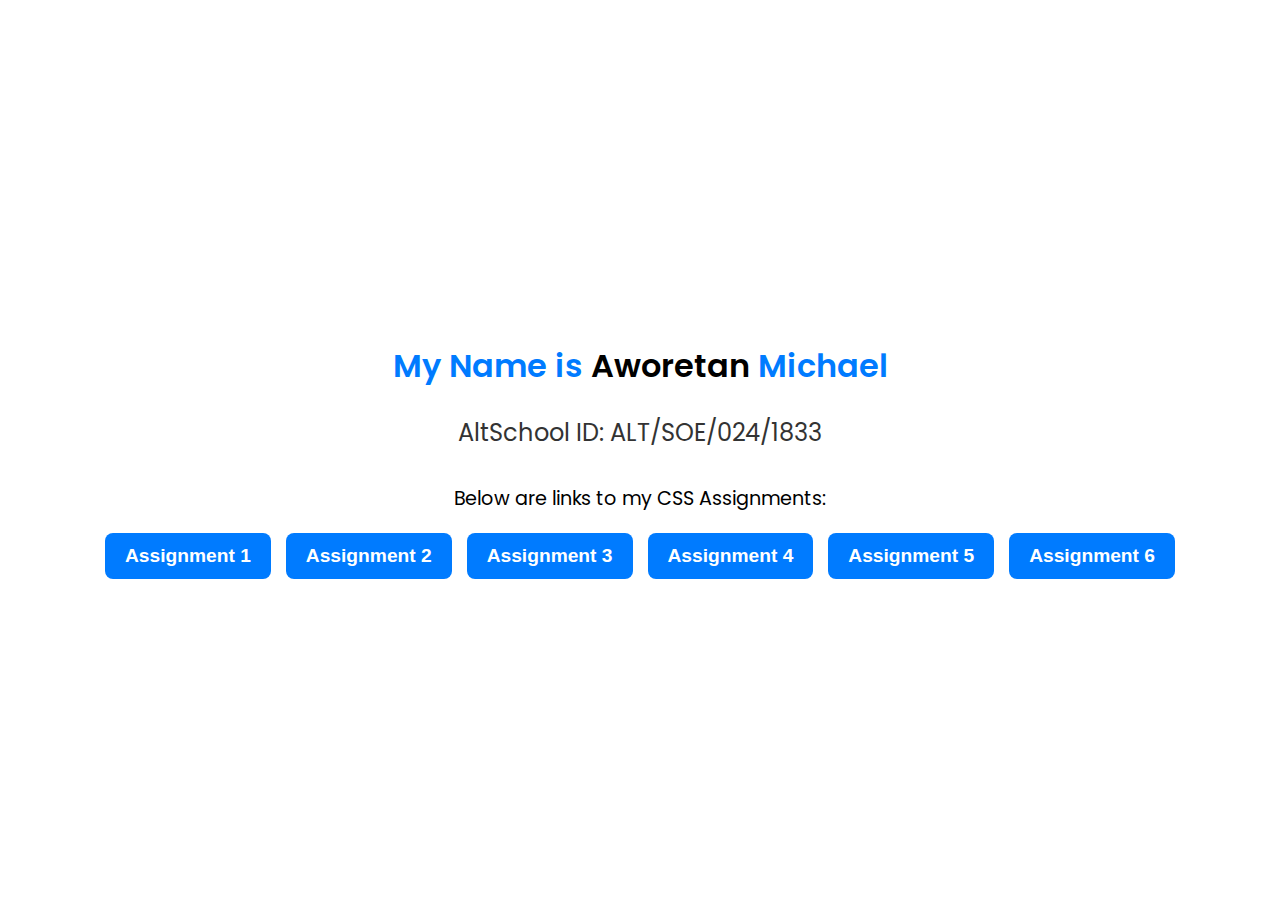
<file: index.html>
<!DOCTYPE html>
<html lang="en">
<head>
    <meta charset="UTF-8">
    <meta name="viewport" content="width=device-width, initial-scale=1.0">
    <title>Aworetan-Michael Css-assignments</title>
    <link rel="stylesheet" href="./styles.css">
</head>
<body>
    <h1>My Name is <span class="highlight">Aworetan</span> Michael</h1>
    <h2>AltSchool ID: ALT/SOE/024/1833</h2>
    <p>Below are links to my CSS Assignments:</p>

    <div class="button-container">
        <button><a href="./css-otter-assignment1/index.html">Assignment 1</a></button>
        <button><a href="./css-huckleberry-assignment/index.html">Assignment 2</a></button>
        <button><a href="./css-novuswatch-assignment3/index.html">Assignment 3</a></button>
        <button><a href="./css-webdev-assignment4/index.html">Assignment 4</a></button>
        <button><a href="./css-wp-pusher-assignment5/index.html">Assignment 5</a></button>
        <button><a href="./css-scissors-assignment6/index.html">Assignment 6</a></button>
    </div>
</body>
</html>
</file>
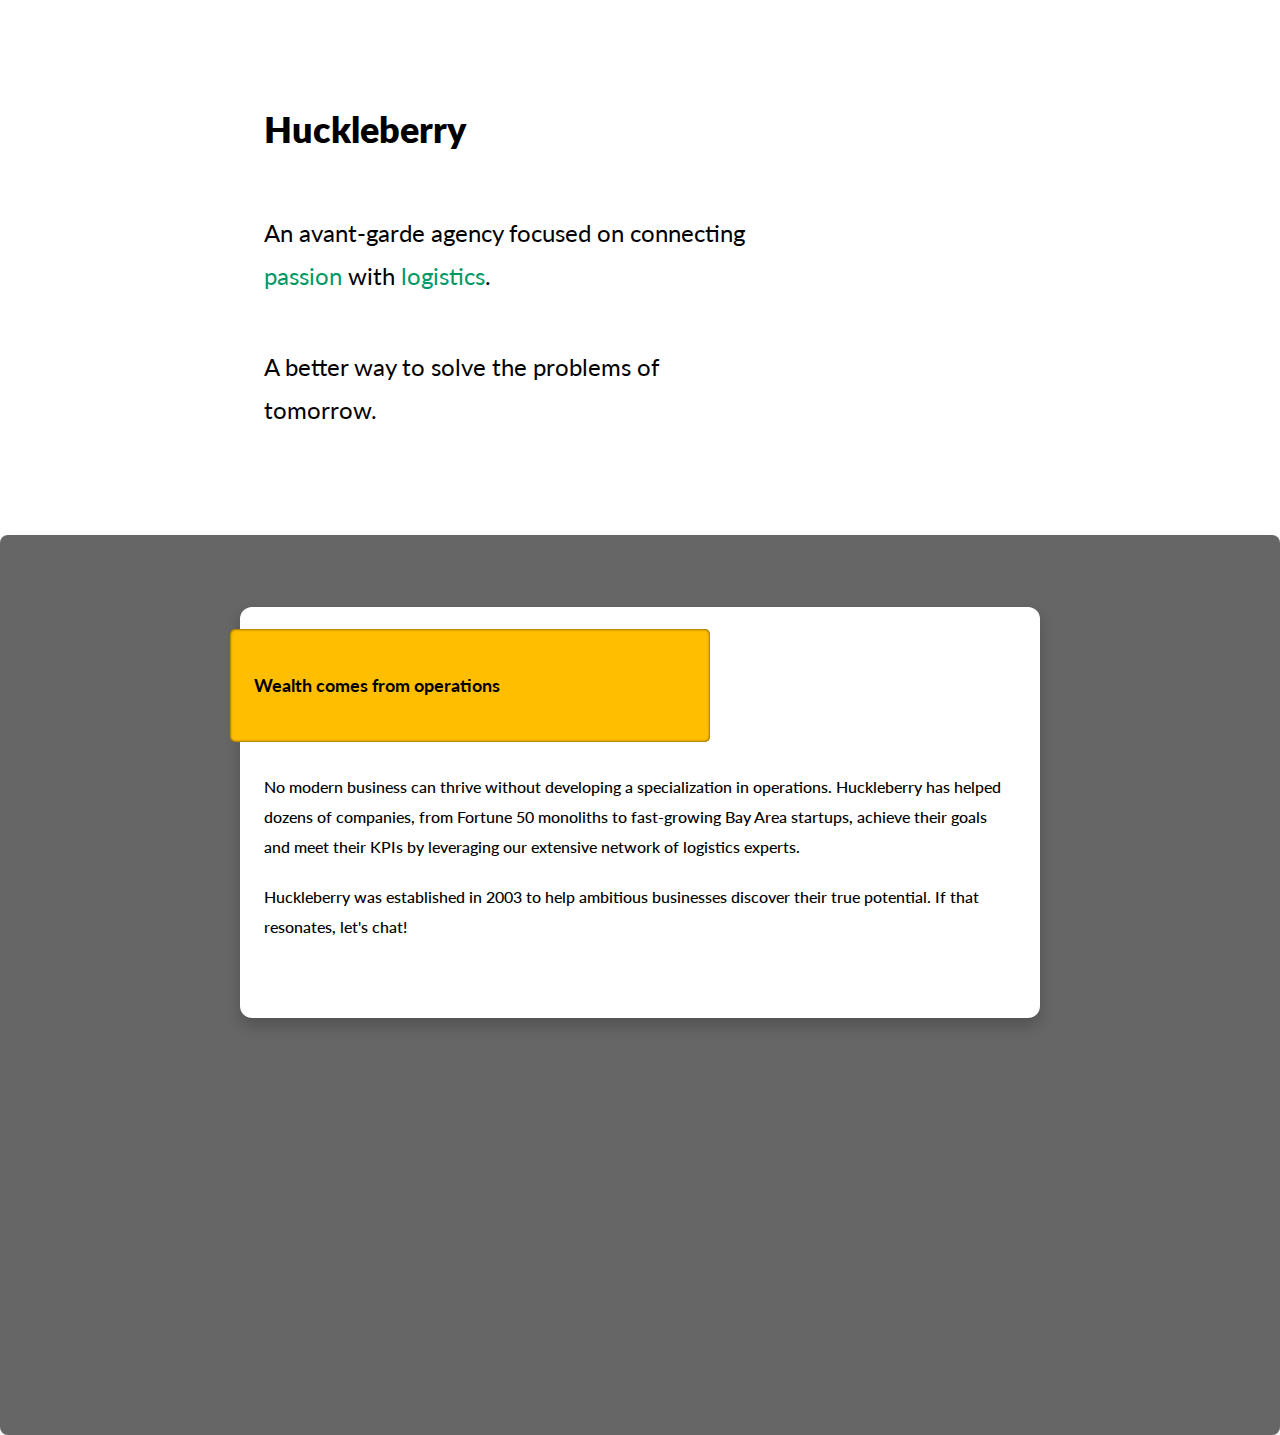
<file: css-huckleberry-assignment/index.html>
<!DOCTYPE html>
<html lang="en">
<head>
    <meta charset="UTF-8">
    <meta name="viewport" content="width=device-width, initial-scale=1.0">
    <title>huckleberry-assignment</title>
    <link rel="stylesheet" href="./index.css">
</head>
<body>
    <header id="header">
        <h1>Huckleberry</h1>
        <p>An avant-garde agency focused on <span class="break">connecting</span> <span class="tag">passion</span> with <span class="tag">logistics</span>.</p>
        <p>A better way to solve the <span class="break">problems of </span> tomorrow.</p>
    </header>
    <main id="content-area">
        <article id="info-card">
            <section class="card-header">
                <h3>Wealth comes from operations</h3>
            </section>
            <section class="card-body">
                <p>No modern business can thrive without developing a specialization in operations. Huckleberry has
                    helped dozens of companies, from Fortune 50 monoliths to fast-growing Bay Area startups, achieve
                    their goals and meet their KPIs by leveraging our extensive network of logistics experts.</p>
                <p>Huckleberry was established in 2003 to help ambitious businesses discover their true potential. If
                    that resonates, let's chat!</p>
            </section>
        </article>
    </main>
</body>
</html>
</file>
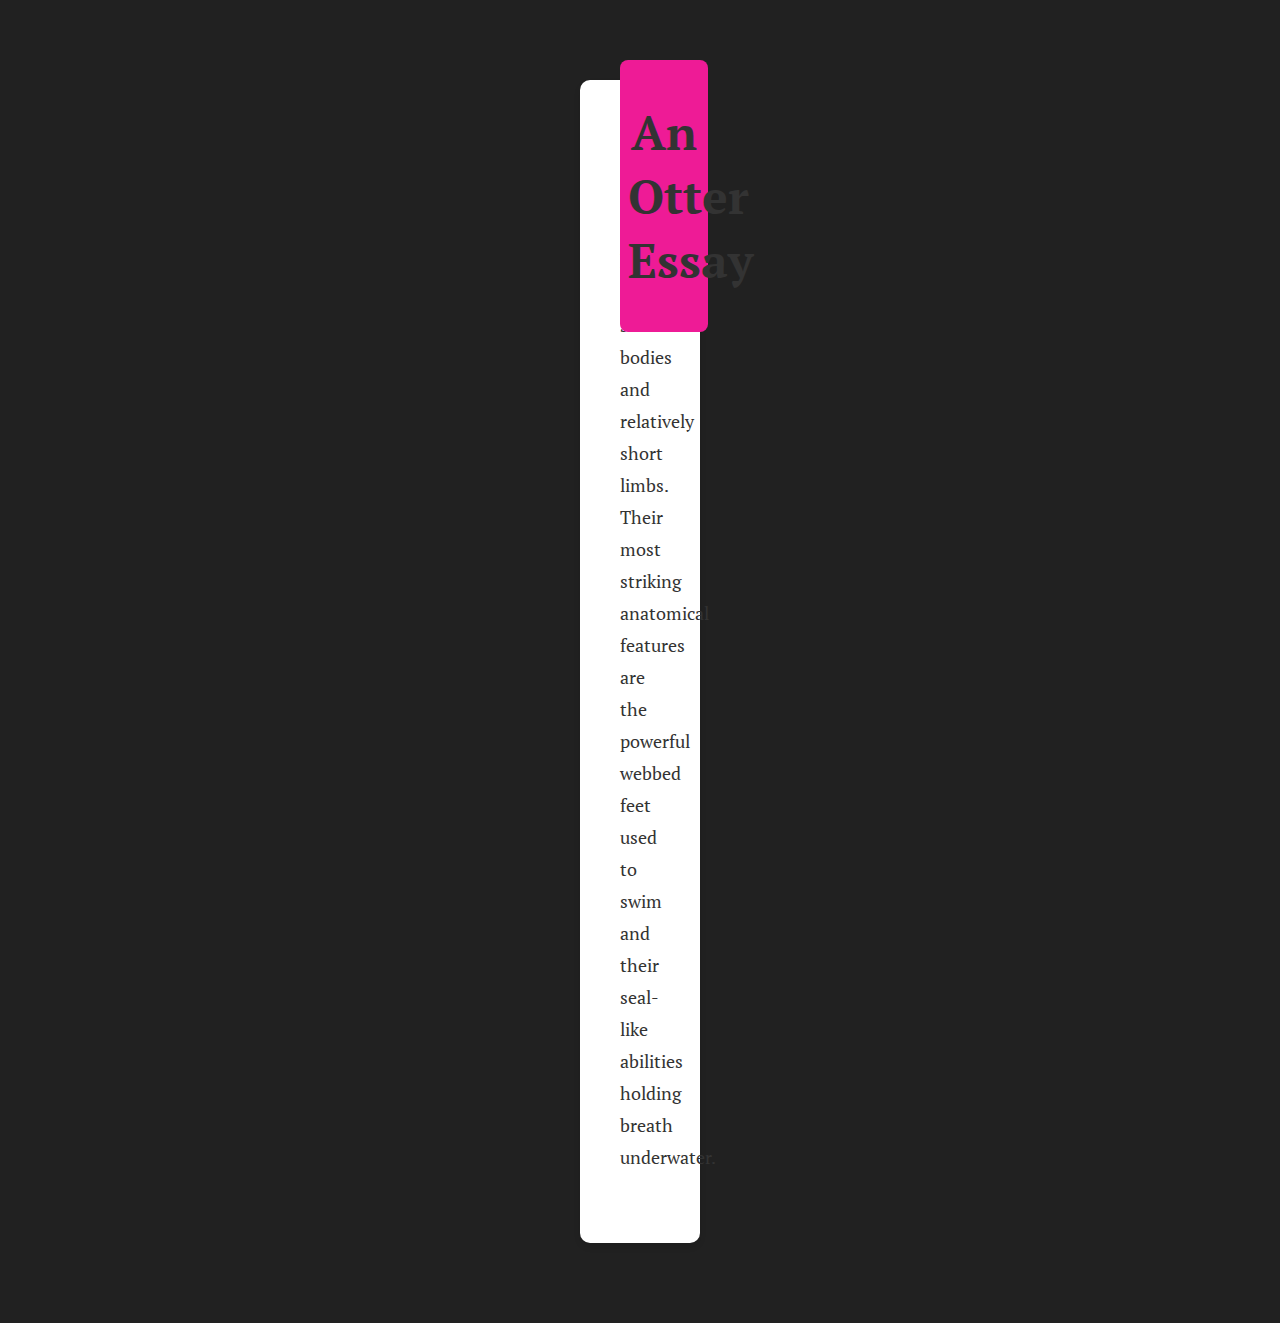
<file: css-otter-assignment1/index.html>
<!DOCTYPE html>
<html lang="en">

<head>
    <meta charset="UTF-8">
    <meta name="viewport" content="width=device-width, initial-scale=1.0">
    <title>Otter Essay</title>
    <link rel="stylesheet" href="style.css">
</head>

<body>
    <main>
        <article class="card">
            <header class="card-header">
                <h1>An Otter Essay</h1>
            </header>
            <section class="card-content">
                <p>
                    Otters have long, slim bodies and relatively short limbs. Their most striking anatomical features
                    are the
                    powerful webbed feet used to swim and their seal-like abilities holding breath underwater.
                </p>
            </section>
        </article>
    </main>
</body>

</html>
</file>
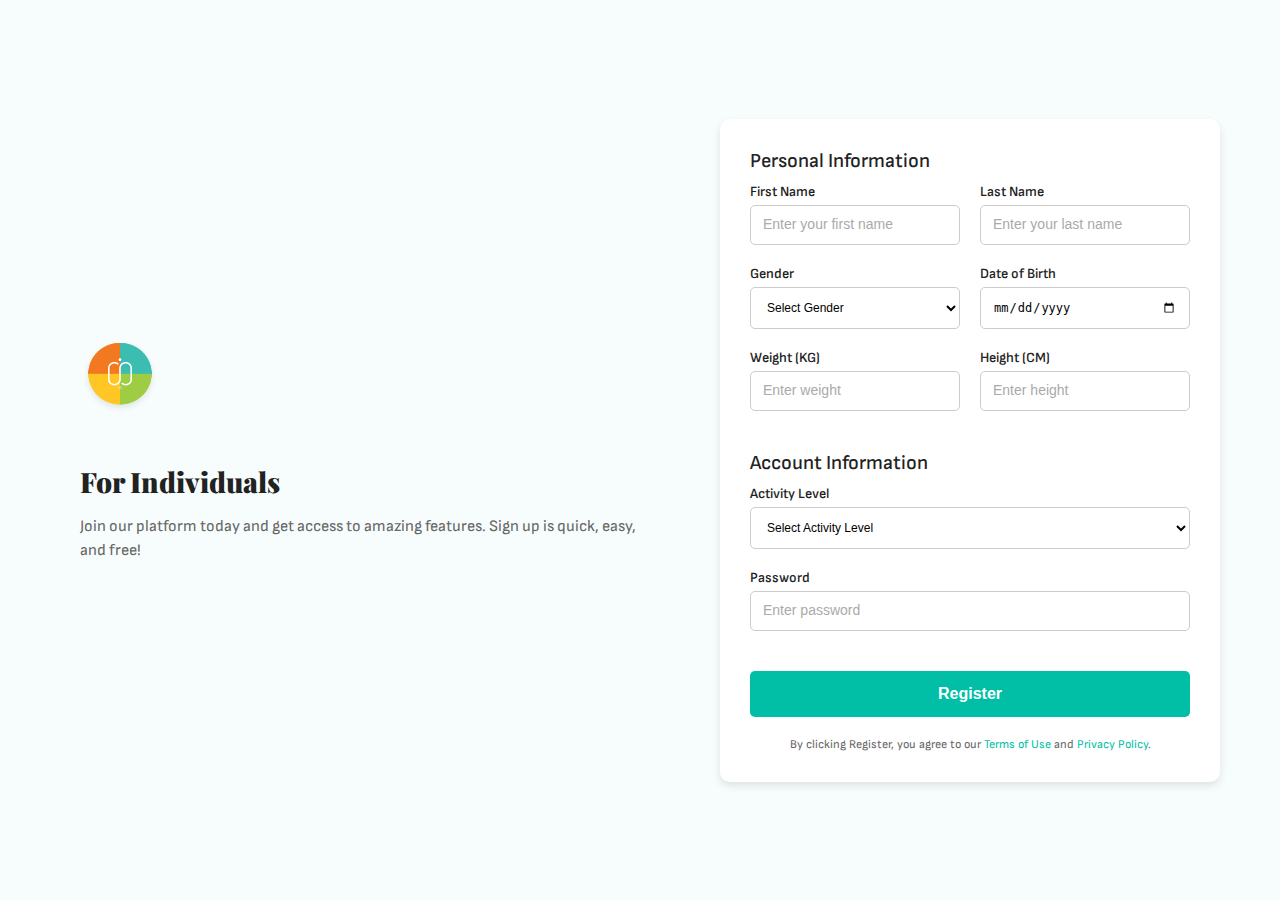
<file: css-webdev-assignment4/index.html>
<!DOCTYPE html>
<html lang="en">
<head>
    <meta charset="UTF-8">
    <meta name="viewport" content="width=device-width, initial-scale=1.0">
    <title>Sign Up</title>
    <link rel="stylesheet" href="styles.css">
</head>
<body>
    <main class="container">
        <!-- Header Section -->
        <header>
            <img src="./logo/Logo.png" alt="Platform Logo">
            <h1>For Individuals</h1>
            <p>Join our platform today and get access to amazing features. Sign up is quick, easy, and free!</p>
        </header>

        <!-- Form Section -->
        <section>
            <article>
                <form>
                    <fieldset>
                        <legend>Personal Information</legend>
                        <div class="row">
                            <div class="form-group">
                                <label for="first-name">First Name</label>
                                <input type="text" id="first-name" placeholder="Enter your first name">
                            </div>
                            <div class="form-group">
                                <label for="last-name">Last Name</label>
                                <input type="text" id="last-name" placeholder="Enter your last name">
                            </div>
                        </div>

                        <div class="row">
                            <div class="form-group">
                                <label for="gender">Gender</label>
                                <select id="gender">
                                    <option>Select Gender</option>
                                    <option>Male</option>
                                    <option>Female</option>
                                    <option>Other</option>
                                </select>
                            </div>
                            <div class="form-group">
                                <label for="dob">Date of Birth</label>
                                <input type="date" id="dob">
                            </div>
                        </div>

                        <div class="row">
                            <div class="form-group">
                                <label for="weight">Weight (KG)</label>
                                <input type="number" id="weight" placeholder="Enter weight">
                            </div>
                            <div class="form-group">
                                <label for="height">Height (CM)</label>
                                <input type="number" id="height" placeholder="Enter height">
                            </div>
                        </div>
                    </fieldset>

                    <fieldset>
                        <legend>Account Information</legend>
                        <div class="form-group">
                            <label for="activity">Activity Level</label>
                            <select id="activity">
                                <option>Select Activity Level</option>
                                <option>Sedentary</option>
                                <option>Moderately Active</option>
                                <option>Very Active</option>
                            </select>
                        </div>

                        <div class="form-group">
                            <label for="password">Password</label>
                            <input type="password" id="password" placeholder="Enter password">
                        </div>
                    </fieldset>

                    <!-- Submit Button -->
                    <button type="submit" class="btn">Register</button>
                    <p class="terms">
                        By clicking Register, you agree to our
                        <a href="#">Terms of Use</a> and <a href="#">Privacy Policy</a>.
                    </p>
                </form>
            </article>
        </section>
    </main>
</body>
</html>
</file>
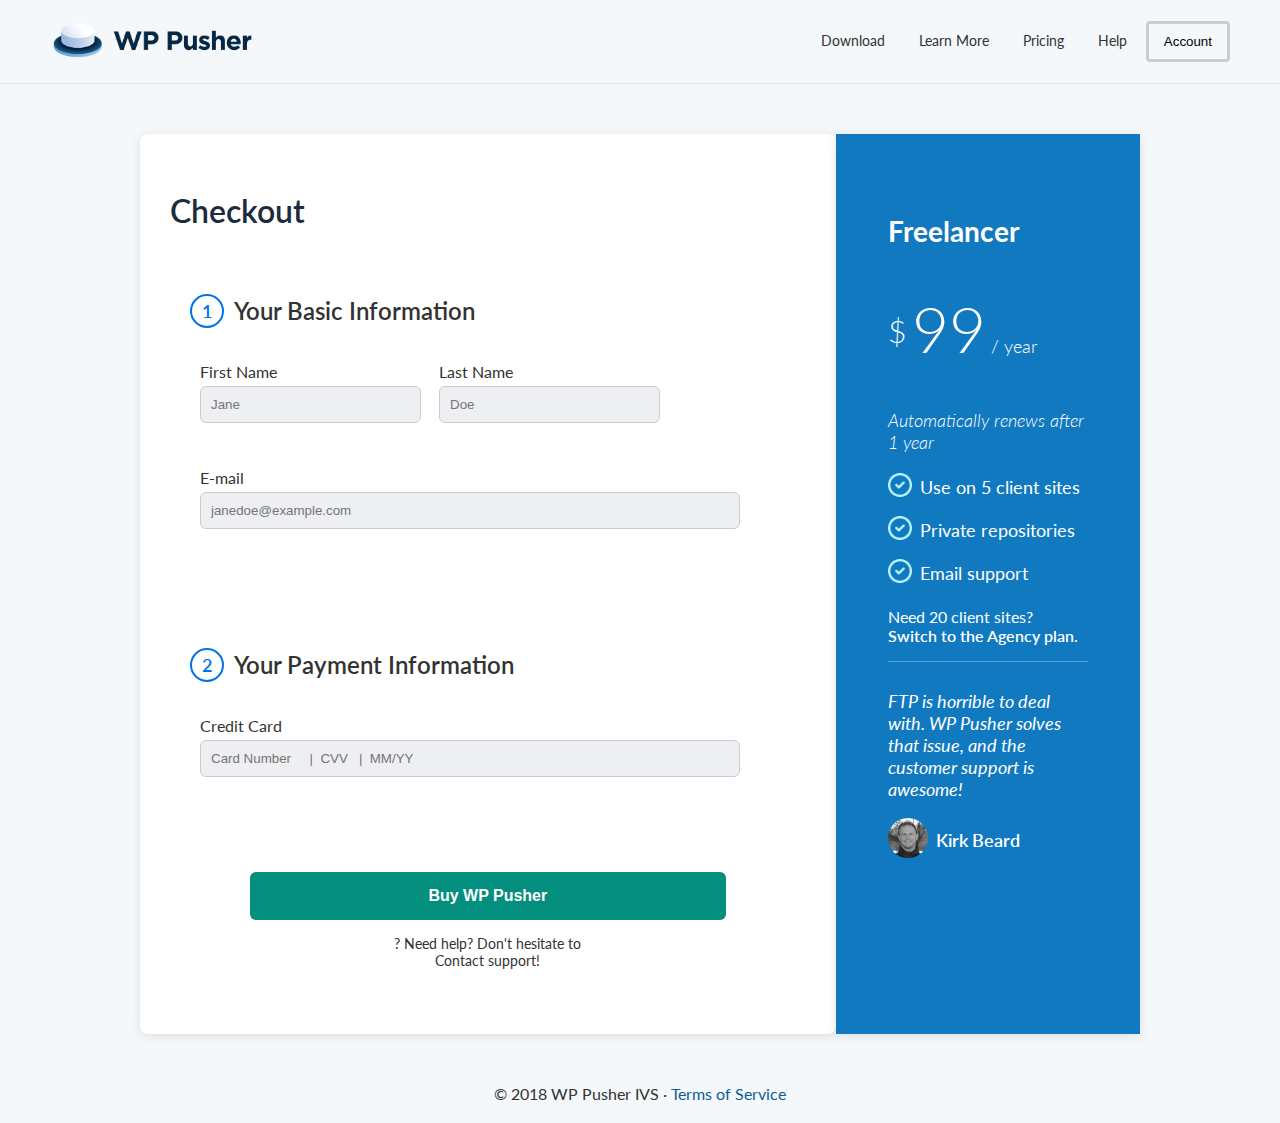
<file: css-wp-pusher-assignment5/index.html>
<!DOCTYPE html>
<html lang="en">

<head>
    <meta charset="UTF-8">
    <meta name="viewport" content="width=device-width, initial-scale=1.0">
    <title>Checkout Page</title>
    <link rel="stylesheet" href="styles.css">
</head>

<body>
    <header class="header">
        <div class="logo">
            <img src="./logo/wppusher-logo copy.png" alt="WP Pusher Logo">
        </div>
        <nav class="navigation">
            <a href="#">Download</a>
            <a href="#">Learn More</a>
            <a href="#">Pricing</a>
            <a href="#">Help</a>
            <button class="account-btn">Account</button>
        </nav>
    </header>

    <main class="main-container">
        <section class="checkout-form">
            <h2>Checkout</h2>
            <div class="form-section">
                <h3><span>1</span> Your Basic Information</h3>
                <div class="form-row">
                    <div class="form-group">
                        <label for="first-name">First Name</label>
                        <input type="text" id="first-name" placeholder="Jane">
                    </div>
                    <div class="form-group last-name">
                        <label for="last-name">Last Name</label>
                        <input type="text" id="last-name" placeholder="Doe">
                    </div>
                </div>
                <div class="form-group">
                    <label for="email">E-mail</label>
                    <input type="email" id="email" placeholder="janedoe@example.com">
                </div>
            </div>

            <div class="form-section">
                <h3><span>2</span> Your Payment Information</h3>
                <div class="form-group">
                    <label for="credit-card">Credit Card</label>
                    <input type="text" id="credit-card" placeholder="Card Number     |  CVV   |  MM/YY">
                </div>
            </div>

            <div class="cta-section">
                <button class="btn-primary">Buy WP Pusher</button>
                <p class="help-text"><span class="icon">?</span> Need help? <a href="#">Don't hesitate to <br>Contact
                        support</a>!</p>
            </div>
        </section>

        <aside class="sidebar">
            <div class="sidebar-content">
                <div class="sidebar-content-header">
                    <h3>Freelancer</h3>
                    <p class="price">
                        <span class="dollar-sign">$</span>
                        <span class="big-number">99</span>
                        <span class="small-text">/ year</span>
                    </p>
                    <p class="renewal">Automatically renews after 1 year</p>
                </div>
                <div class="sidebar-content-list">
                    <ul>
                        <li><span class="icon"><img src="./logo/Combined Shape Copy 2.png" alt="check-icon"></span>Use
                            on 5 client sites</li>
                        <li><span class="icon"><img src="./logo/Combined Shape Copy 2.png" alt="check-icon"></span>
                            Private repositories</li>
                        <li><span class="icon"><img src="./logo/Combined Shape Copy 2.png" alt="check-icon"></span>
                            Email support</li>
                    </ul>
                </div>
                <div class="sidebar-content-cta">
                    <p>Need 20 client sites? <br><a href="#" class="link">Switch to the Agency plan</a>.</p>
                </div>
                <div class="sidebar-content-footer">
                    <p class="testimonial-text">
                        FTP is horrible to deal with. WP Pusher solves that issue, and the customer support is awesome!
                    </p>
                    <footer class="testimonial-footer">
                        <span class="profile-icon">
                            <img src="./logo/Bitmap.png" alt="Kirk Beard">
                        </span>
                        <cite>Kirk Beard</cite>
                    </footer>
                </div>
            </div>
        </aside>
    </main>

    <footer class="footer">
        <p>© 2018 WP Pusher IVS · <a href="#">Terms of Service</a></p>
    </footer>
</body>

</html>
</file>
<file: styles.css>
@import url('https://fonts.googleapis.com/css2?family=Poppins:wght@300;400;600&display=swap');

body {
    display: flex;
    flex-direction: column;
    justify-content: center;
    align-items: center;
    height: 100vh;
    margin: 0;
    font-family: 'Poppins', Arial, sans-serif;
    text-align: center;
    background: url('https://source.unsplash.com/1600x900/?nature,abstract') no-repeat center center/cover;
}

/* Heading Styles */
h1 {
    font-size: 2rem;
    font-weight: 600;
    color: #007BFF;
    margin-bottom: 5px;
}

h1 .highlight {
    color: black;
}

h2 {
    font-size: 1.5rem;
    font-weight: 400;
    color: #333;
    margin-bottom: 15px;
}

p {
    font-size: 1.2rem;
    margin-bottom: 20px;
}

/* Button Container */
.button-container {
    display: flex;
    gap: 15px;
}

/* Button Styles */
button {
    font-size: 1.2rem;
    padding: 12px 20px;
    background-color: #007BFF;
    border: none;
    border-radius: 8px;
    cursor: pointer;
    transition: background 0.3s ease-in-out;
}

button a {
    text-decoration: none;
    color: white;
    font-weight: bold;
}

button:hover {
    background-color: #0056b3;
}

/* Responsive Design */
@media screen and (max-width: 480px) {
    .button-container {
        flex-direction: column;
        gap: 10px;
    }

    h1 {
        font-size: 1.8rem;
    }

    h2 {
        font-size: 1.3rem;
    }

    p {
        font-size: 1rem;
    }

    button {
        font-size: 1rem;
        padding: 10px 16px;
    }
}
</file>
<file: css-huckleberry-assignment/index.css>
@import url('https://fonts.googleapis.com/css2?family=Lato:wght@400;700&display=swap');

* {
    box-sizing: border-box;
}

/* mobile */
body {
    max-width: 390px;
    min-height: 100vh;
    margin: 0;
    position: relative;
    overflow-y: auto;
    font-family: 'Lato', sans-serif;
    border-radius: 10px;
    overflow-y: auto;
}

#header {
    padding: 36px 24px;
    display: flex;
    flex-direction: column;
}

#header>h1 {
    font-weight: 800;
    font-size: 24px;
    line-height: 1.4;
}

#header>p {
    font-weight: 400;
    font-size: 16px;
    line-height: 1.6;
}

#header .tag {
    color: #009966;
}

#content-area {
    min-height: 100vh;
    padding-top: 1px;
    overflow: hidden;
    background-color: #666666;
}

#info-card {
    display: flex;
    flex-direction: column;
    background-color: #FFFFFF;
    margin-top: 24px;
    border-radius: 8px;
    padding: 16px;
    box-shadow: 0 2px 4px rgba(0, 0, 0, 0.1);
}

.card-header {
    height: auto;
    width: 90%;
    padding: 8px 24px;
    background-color: #FFBF00;
    font-size: 18px;
    border-radius: 6px;
    font-weight: 700;
    line-height: 1.4;
    box-shadow: inset 0px 0px 3px 0px rgba(0, 0, 0, 0.75);
}

.card-header>h3 {
    font-weight: 700;
    font-size: 18px;
    line-height: 28.8px;
}

.card-body {
    padding: 16px;
    font-size: 16px;
    line-height: 1.6;
}

.card-body>p {
    font-weight: 500;
    font-size: 16px;
    line-height: 30px;
}

/* Tablet view (768px width ) */
@media (min-width: 786px) {
    body {
        max-width: 768px;
        margin: 0 auto;
    }

    #header {
        padding: 32px;
        text-align: left;
    }

    #header>h1 {
        font-size: 28px;
    }

    #header>p {
        font-size: 20px;
        line-height: 1.8;
    }

    .break::after {
        content: "\A";
        white-space: pre;
    }

    #content-area {
        background-color: #666666;
        padding: 32px 0px;
        border-radius: 8px;
        box-shadow: 0 4px 12px rgba(0, 0, 0, 0.1);
    }

    #info-card {
        margin: 32px 0px;
        padding: 24px 0px;
        border-radius: 10px;
        box-shadow: 0 6px 8px rgba(0, 0, 0, 0.1);
    }

    .card-header {
        padding: 16px 24px;
        font-size: 22px;
        width: 60%;
    }

    .card-body {
        padding: 16px;
        max-height: none;
        font-size: 18px;
        line-height: 28px;
    }

}

/* Destop view (1280px width) */
@media (min-width: 1280px) {

    body {
        max-width: 100vw;
        min-height: 100vh;
        margin: 0 auto;
        font-family: 'Lato', sans-serif;
        border-radius: 10px;
    }

    #header {
        max-width: 800px;
        padding: 0px 24px;
        margin: 80px auto;
        text-align: left;
        display: flex;
        flex-direction: column;
        content: center;
    }

    #header>h1 {
        font-size: 36px;
        margin-bottom: 32px;
    }

    #header>p {
        font-size: 24px;
        line-height: 1.8;
    }


    #info-card {
        max-width: 800px;
        margin: 40px auto;
        padding: 32px 0px;
        border-radius: 10px;
        border-radius: 12px;
        box-shadow: 0 8px 16px rgba(0, 0, 0, 0.2);
    }

    .card-header {
        width: 60%;
        border-radius: 5px;
        font-size: 26px;
        margin: -10px;
        z-index: 1;
        padding: 24px;
    }

    .card-body {
        padding: 24px;
        max-height: none;
        overflow-y: auto;
        font-size: 24px;
        line-height: 1.8;
    }

    .card-body>p {
        margin-bottom: 20px;
    }

}
</file>
<file: css-otter-assignment1/style.css>
@import url('https://fonts.googleapis.com/css2?family=PT+Serif:ital,wght@0,400;0,700;1,400;1,700&display=swap');

/* General Styles */
body {
    background-color: hsl(0, 0%, 13%);
    margin: 0;
    min-height: 100vh;
    font-family: "PT Serif", serif, sans-serif;
    color: #333;
    display: flex;
    justify-content: center;
    align-items: center;
}

main {
    width: 100%;
    display: flex;
    justify-content: center;
    align-items: center;
    padding: 20px;
}

.card {
    max-width: 50%;
    background-color: #FFFFFF;
    position: relative;
    margin: 60px auto;
    border-radius: 10px;
    padding: 30px;
    box-shadow: 0px 4px 6px rgba(0, 0, 0, 0.1);
    overflow: visible;
}

/* Header Styles */
.card-header {
    background-color: #ee1b96;
    width: 60%;
    text-align: center;
    font-weight: 600;
    overflow-y: visible;
    position: absolute;
    font-size: 24px;
    margin: -60px 0 20px 0;
    padding: 8px 8px;
    border-radius: 8px;
    color: #333;
    z-index: 1;
}

/* Content Styles */
.card-content {
    margin: 30px 0;
    max-width: 100%;
    padding: 45px 0 0 0 ;
    font-weight: 400;
    font-size: 20px;
    line-height: 32px;
    text-align: left;
    color: #333;
}

@media (max-width: 1280px) {
    .card {
        max-width: 40px;
        padding: 40px;
    }

    .card-header {
        font-size: 24px;
    }

    .card-content {
        font-size: 18px;
    }
}

@media (max-width: 768px) {
    .card {
        max-width: 90%;
        padding: 30px;
    }

    .card-header {
        font-size: 22px;
    }

    .card-content {
        font-size: 20px;
        line-height: 1.6;
    }
}
</file>
<file: css-webdev-assignment4/styles.css>
/* Import Google Fonts */
@import url('https://fonts.googleapis.com/css2?family=Playfair+Display:wght@600&display=swap');
@import url('https://fonts.googleapis.com/css2?family=Sofia+Sans:wght@300;400;600&display=swap');

/* General Reset */
* {
  margin: 0;
  padding: 0;
  box-sizing: border-box;
}

/* Body Styling */
body {
  font-family: 'Sofia Sans', sans-serif;
  background-color: #f7fdfc;
  display: flex;
  justify-content: center;
  align-items: center;
  min-height: 100vh;
  padding: 20px;
  overflow-x: hidden;
}

/* Main Container Styling */
.container {
  display: flex;
  flex-direction: row;
  align-items: center;
  justify-content: space-between;
  max-width: 1200px;
  width: 100%;
  padding: 20px;
  gap: 40px;
  background: transparent;
}

/* Header Section */
header {
  flex: 1;
  text-align: left;
  padding: 20px;
}

header img {
  width: 80px;
  height: 80px;
  margin-bottom: 40px;
}

header h1 {
  font-family: 'Playfair Display', serif;
  font-size: 28px;
  font-weight: 900;
  color: #222;
  margin-bottom: 15px;
}

header p {
  font-size: 16px;
  font-weight: 400;
  color: #666;
  line-height: 1.5;
}

/* Form Section */
section {
  flex: 1;
  background: white;
  padding: 30px;
  border-radius: 10px;
  box-shadow: 0 4px 8px rgba(0, 0, 0, 0.1);
  max-width: 500px;
  width: 100%;
}

/* Form Group Styling */
.form-group {
  margin-bottom: 20px;
}

.row {
  display: flex;
  gap: 20px;
}

.row .form-group {
  flex: 1;
}

/* Fieldset and Legend Styling */
fieldset {
  border: none;
  margin-bottom: 20px;
}

legend {
  font-weight: 500;
  font-size: 20px;
  color: #222;
  margin-bottom: 10px;
}

/* Label Styling */
label {
  display: block;
  font-weight: 600;
  font-size: 14px;
  color: #222;
  margin-bottom: 5px;
}

/* Input and Select Styling */
input,
select {
  width: 100%;
  padding: 12px;
  font-size: 12px;
  border: 1px solid #ccc;
  border-radius: 5px;
  background: #fff;
  font-weight: 200;
}

#activity {
  font-weight: 100;
  font-size: 12px;  
}

input::placeholder {
  font-size: 14px;
  font-weight: 200;
  color: #aaa;
}

input:focus,
select:focus {
  border-color: #00bfa6;
  outline: none;
}

/* Button Styling */
button {
  width: 100%;
  padding: 14px;
  background-color: #00bfa6;
  color: white;
  font-size: 16px;
  font-weight: bold;
  border: none;
  border-radius: 5px;
  cursor: pointer;
}

button:hover {
  background-color: #009f8c;
}

/* Terms and Conditions */
.terms {
  text-align: center;
  font-size: 12px;
  color: #666;
  margin-top: 20px;
}

.terms a {
  color: #00bfa6;
  text-decoration: none;
}

.terms a:hover {
  text-decoration: underline;
}

/* Responsive Design for Mobile */
@media (max-width: 768px) {
  body {
    align-items: flex-start;
    overflow-y: auto;
  }

  .container {
    flex-direction: column;
    align-items: center;
    gap: 20px;
  }

  header {
    text-align: center;
  }

  header img {
    margin: 0 auto;
  }

  section {
    padding: 20px;
  }

  .row {
    flex-direction: column;
    gap: 0;
  }
}
</file>
<file: css-wp-pusher-assignment5/styles.css>
/* Import Google Font */
@import url('https://fonts.googleapis.com/css2?family=Lato:wght@300;400;700&display=swap');

/* General Styles */
body {
    font-family: 'Lato', sans-serif;
    margin: 0;
    padding: 0;
    background-color: #f5f8fa;
    color: #333;
}

/* Header */
.header {
    display: flex;
    justify-content: space-between;
    align-items: center;
    padding: 20px 50px;
    border-bottom: 1px solid #e5e5e5;
}

.logo img {
    height: 40px;
}

a {
    text-decoration: none;
    color: inherit; 
}

.navigation a {
    margin: 0 15px;
    font-size: 14px;
}

.account-btn {
    padding: 10px 15px;
    border: 3px solid #ccc;
    background-color: transparent;
    cursor: pointer;
    border-radius: 4px;
}

/* Layout */
.main-container {
    display: flex;
    max-width: 1000px;
    margin: 50px auto;
    min-height: 100vh;
}

/* Checkout Form */
.checkout-form {
    flex: 7;
    background: #fff;
    padding: 30px;
    border-radius: 8px;
    box-shadow: 0 2px 10px rgba(0, 0, 0, 0.1);
}

.checkout-form h2 {
    font-size: 32px;
    margin-bottom: 20px;
    font-weight: 600;
    color: #1D2C3C;
}

/* Form Sections */
.form-section {
    margin-bottom: 30px;
    padding: 20px;
}

.form-section h3 {
    display: flex;
    align-items: center;
    font-size: 24px;
    font-weight: 600;
}

.form-section h3 span {
    display: inline-block;
    width: 30px;
    height: 30px;
    border: 2px solid #0073e6;
    border-radius: 50%;
    background-color: #fff;
    color: #0073e6;
    text-align: center;
    line-height: 30px;
    margin-right: 10px;
    font-size: 18px;
}

.form-row {
    display: flex;
    gap: 20px;
    margin-bottom: 10px;
}

.form-group {
    margin-bottom: 15px;
    padding: 10px;
}

label {
    display: block;
    margin-bottom: 5px;
    font-weight: 400;
    font-size: 16px;
}

/* Input Fields */
input {
    width: 100%;
    padding: 10px;
    border: 1px solid #ccc;
    border-radius: 6px;
    background-color: #EDEFF2;
}

#email, #credit-card {
    width: 90%;
}

/* CTA Section */
.cta-section {
    margin-top: 20px;
    text-align: center;
    padding: 20px;
}

.btn-primary {
    background-color: #038E7D;
    color: #fff;
    width: 80%;
    padding: 15px 20px;
    border: none;
    border-radius: 6px;
    cursor: pointer;
    font-size: 16px;
    font-weight: 700;
}

.help-text {
    margin-top: 15px;
    font-size: 14px;
    text-align: center;
}

/* Sidebar */
.sidebar {
    flex: 3;
    background-color: #1179BF;
    color: #fff;
    padding: 16px;
    box-shadow: 0 2px 10px rgba(0, 0, 0, 0.1);
}

.sidebar-content {
    margin: 20px;
    padding: 16px;
}

.sidebar-content h3 {
    font-size: 28px; 
    font-weight: 700;
    margin-bottom: 10px;
}

.sidebar .price {
    font-size: 42px;
    font-weight: 700;
    display: flex;
    align-items: baseline;
    gap: 5px;
}

.sidebar .price .dollar-sign {
    font-size: 32px; 
    font-weight: 300;
    position: relative;
    top: -10px;
}

.sidebar .price .big-number {
    font-size: 64px; 
    font-weight: 300;
}

.sidebar .price .small-text {
    font-size: 18px;
    font-weight: 300;
}

.sidebar .renewal {
    font-size: 18px; 
    font-weight: 300;
    font-style: italic;
    margin-bottom: 20px;
}

.sidebar-content-list ul {
    list-style: none;
    padding-left: 0;
}

.sidebar-content-list ul li {
    display: flex;
    align-items: center;
    gap: 8px;
    margin-bottom: 15px; 
    font-size: 18px;
}

.sidebar-content-list ul li .icon img {
    width: 24px;
    height: 24px; 
}

.sidebar-content-cta {
    text-align: left;
    margin-top: 20px;
}

.sidebar-content-cta .link {
    text-decoration: none;
    color: white;
    font-weight: 600;
}

/* Sidebar Footer */
.sidebar-content-footer {
    border-top: 1px solid rgba(255, 255, 255, 0.3);
    padding-top: 10px;
}

.testimonial-text {
    font-size: 18px; 
    color: #fff;
    font-style: italic;
}

.testimonial-footer {
    display: flex;
    align-items: center;
    gap: 8px;
}

.profile-icon img {
    width: 40px;
    height: 40px;
    border-radius: 50%;
    object-fit: cover;
}

.testimonial-footer cite {
    font-style: normal;
    font-size: 18px; 
    font-weight: 600;
    color: #fff;
}

/* Footer */
.footer {
    text-align: center;
    margin: 20px;
    font-size: 16px;
}

.footer a {
    color: #0e5d92
}

.footer a:hover {
    color: #0e87d8;
}
</file>
